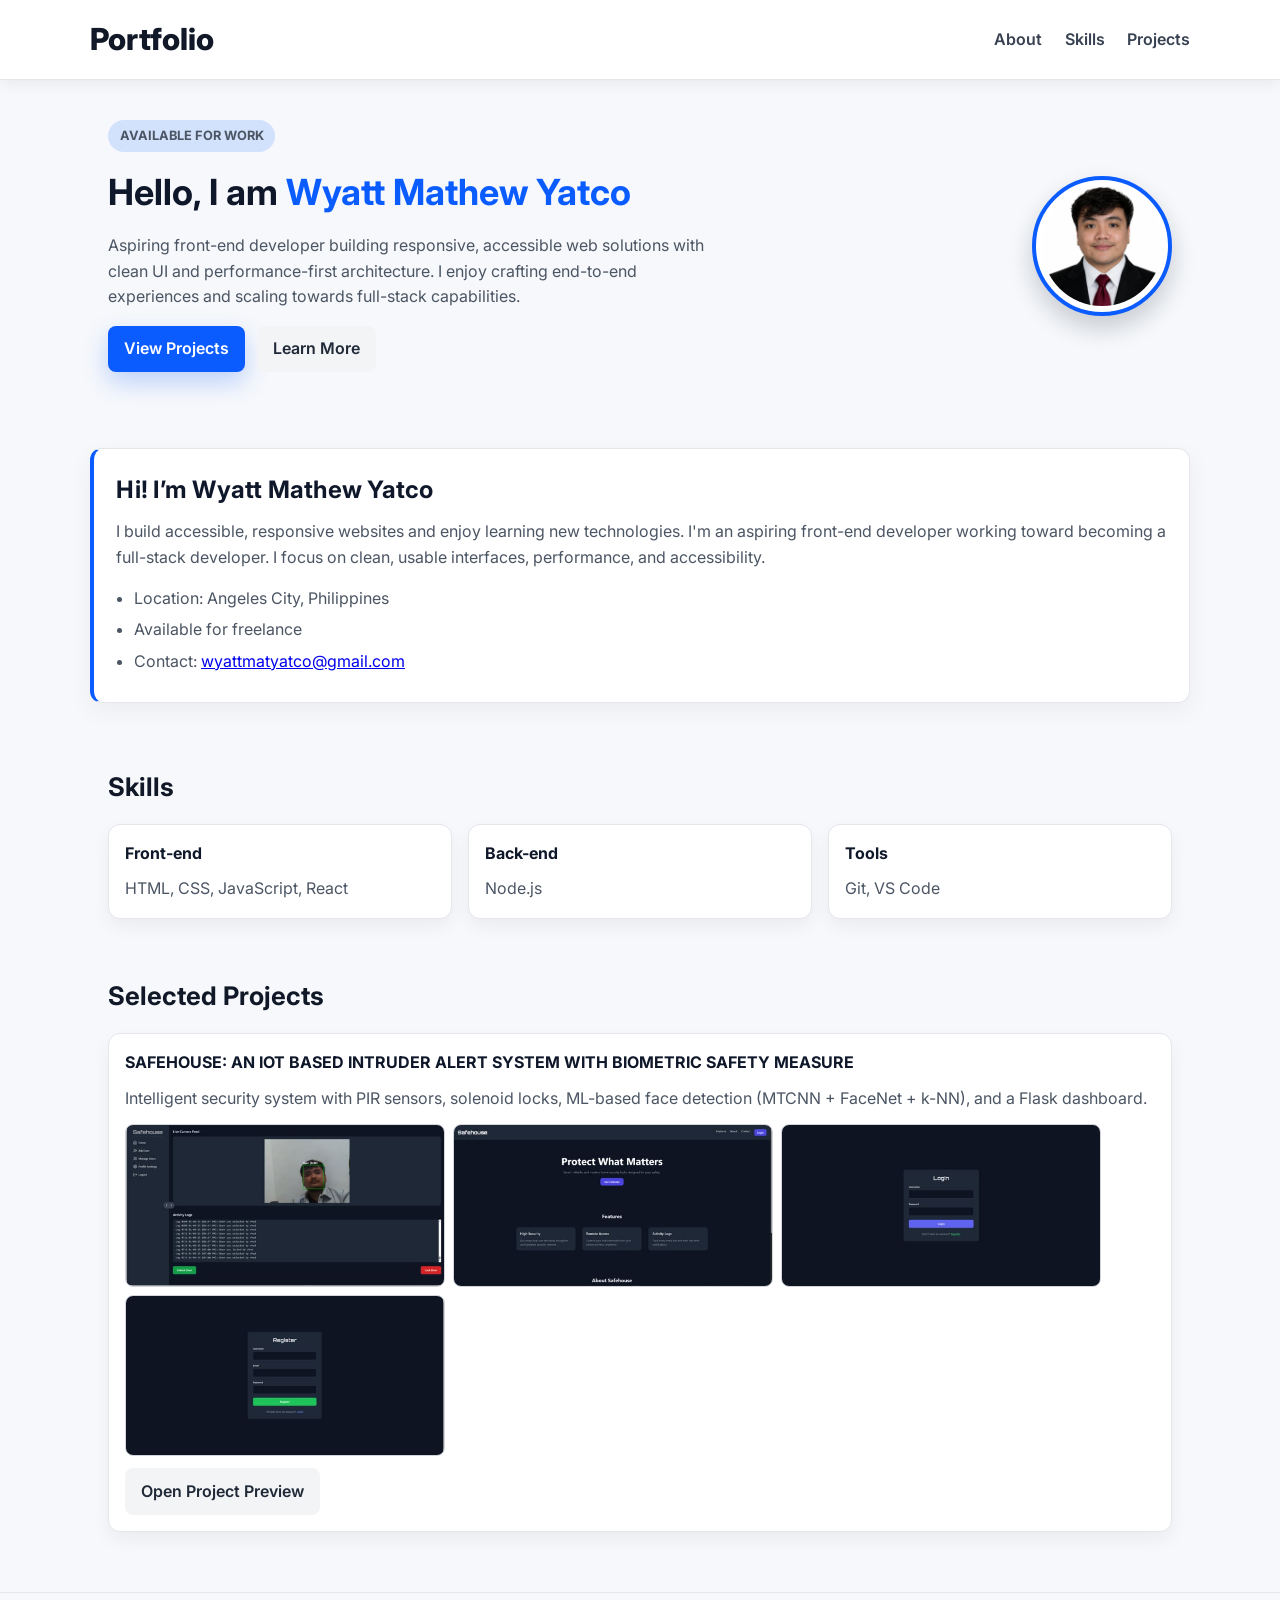
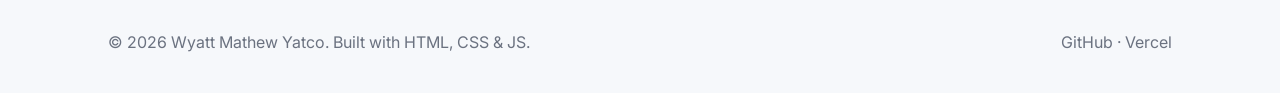
<file: index.html>
﻿<!doctype html>
<html lang="en">
<head>
  <meta charset="utf-8" />
  <meta name="viewport" content="width=device-width, initial-scale=1" />
  <title>Wyatt Mathew Yatco — Portfolio</title>
  <link href="https://fonts.googleapis.com/css2?family=Inter:wght@300;400;500;600;700;800&family=Poppins:wght@600;700&display=swap" rel="stylesheet">
  <link rel="stylesheet" href="styles.css">
</head>
<body>
  <header class="site-header">
    <div class="container nav-container">
      <h1 class="logo">Portfolio</h1>
      <nav class="main-nav">
        <a href="#about">About</a>
        <a href="#skills">Skills</a>
        <a href="#projects">Projects</a>
      </nav>
    </div>
  </header>

  <main>
    <section class="hero" id="home">
      <div class="container hero-grid">
        <div class="hero-text">
          <p class="hero-tag">AVAILABLE FOR WORK</p>
          <h2>Hello, I am <span class="accent">Wyatt Mathew Yatco</span></h2>
          <p>Aspiring front-end developer building responsive, accessible web solutions with clean UI and performance-first architecture. I enjoy crafting end-to-end experiences and scaling towards full-stack capabilities.</p>
          <div class="hero-actions">
            <a class="btn btn-primary" href="#projects">View Projects</a>
            <a class="btn btn-secondary" href="#about">Learn More</a>
          </div>
        </div>

        <div class="hero-profile">
          <div class="profile-ring">
            <img class="profile-img" src="assets/1x1.png" alt="Wyatt Mathew Yatco" />
          </div>
        </div>
      </div>
    </section>

    <section id="about" class="about">
      <div class="container about-card">
        <h2>Hi! I’m Wyatt Mathew Yatco</h2>
        <p class="lead">I build accessible, responsive websites and enjoy learning new technologies. I'm an aspiring front-end developer working toward becoming a full-stack developer. I focus on clean, usable interfaces, performance, and accessibility.</p>
        <ul>
          <li>Location: Angeles City, Philippines</li>
          <li>Available for freelance</li>
          <li>Contact: <a href="mailto:wyattmatyatco@gmail.com">wyattmatyatco@gmail.com</a></li>
        </ul>
      </div>
    </section>

    <section id="skills" class="skills">
      <div class="container">
        <h3>Skills</h3>
        <div class="skills-grid">
          <article class="skill-card"><h4>Front-end</h4><p>HTML, CSS, JavaScript, React</p></article>
          <article class="skill-card"><h4>Back-end</h4><p>Node.js</p></article>
          <article class="skill-card"><h4>Tools</h4><p>Git, VS Code</p></article>
        </div>
      </div>
    </section>

    <section id="projects" class="projects">
      <div class="container">
        <h3>Selected Projects</h3>
        <div id="projects-grid" class="projects-grid"></div>
      </div>
    </section>

  </main>

  <footer class="site-footer">
    <div class="container footer-container">
      <p>&copy; <span id="year"></span> Wyatt Mathew Yatco. Built with HTML, CSS & JS.</p>
      <p><a href="https://github.com/" target="_blank" rel="noreferrer">GitHub</a> · <a href="https://vercel.com/" target="_blank" rel="noreferrer">Vercel</a></p>
    </div>
  </footer>

  <script src="script.js"></script>
</body>
</html>
</file>
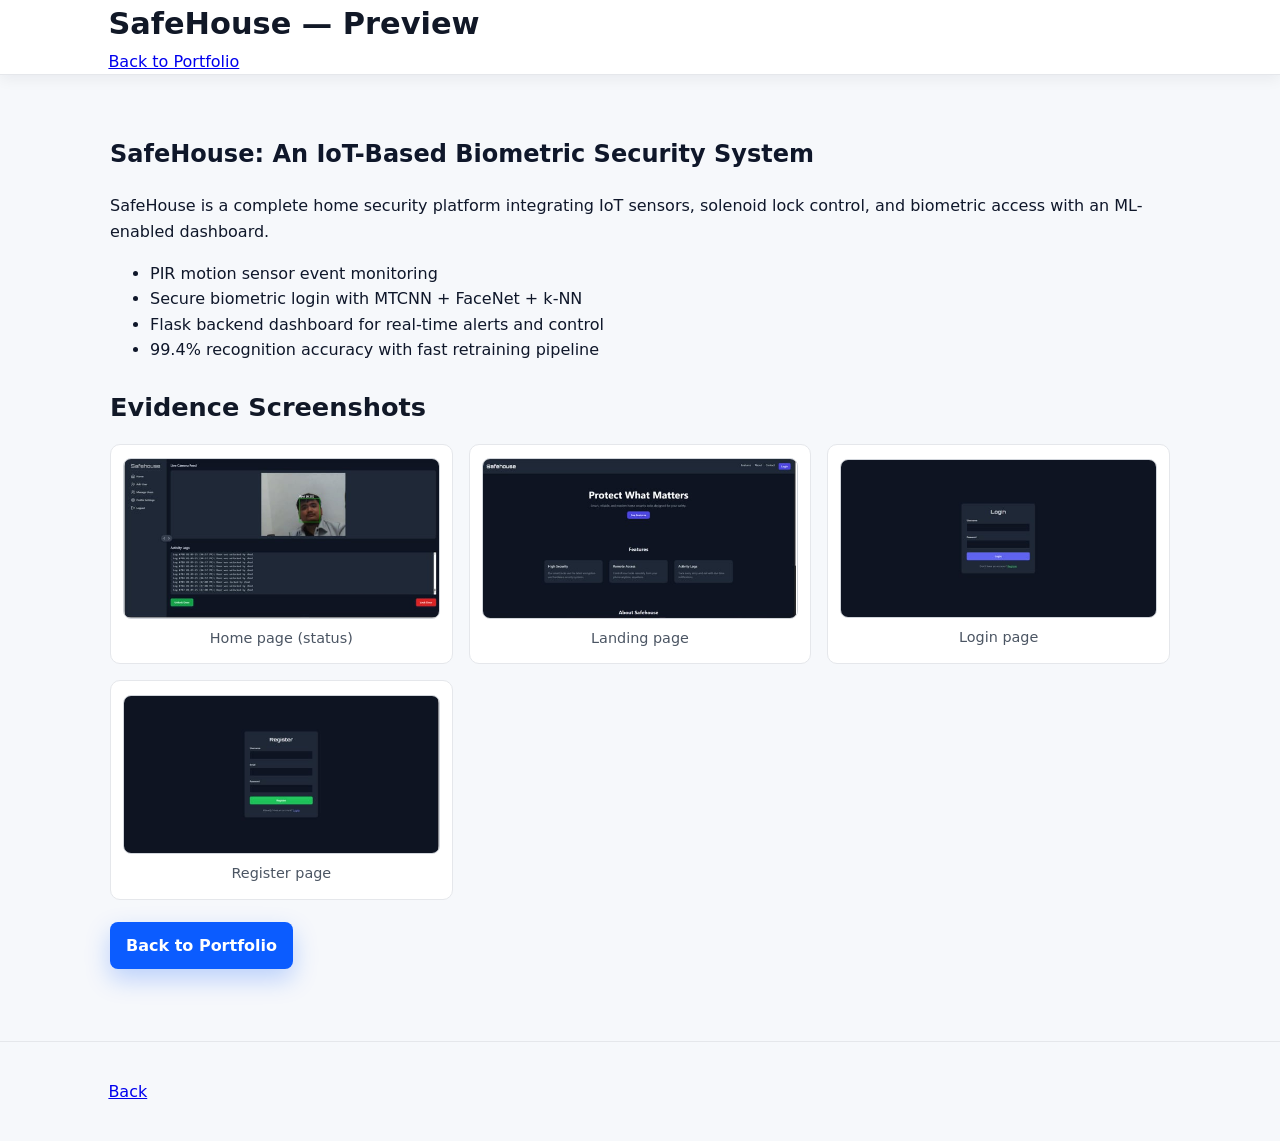
<file: safehouse/index.html>
<!doctype html>
<html lang="en">
<head>
  <meta charset="utf-8" />
  <meta name="viewport" content="width=device-width,initial-scale=1" />
  <title>SafeHouse — Preview</title>
  <link rel="stylesheet" href="../styles.css">
</head>
<body>
  <header class="site-header">
    <div class="container">
      <h1 class="logo">SafeHouse — Preview</h1>
      <nav>
        <a href="../index.html">Back to Portfolio</a>
      </nav>
    </div>
  </header>

  <main>
    <section class="container" style="padding:2.5rem 1.25rem">
      <div class="preview-hero">
        <h2>SafeHouse: An IoT-Based Biometric Security System</h2>
        <p>SafeHouse is a complete home security platform integrating IoT sensors, solenoid lock control, and biometric access with an ML-enabled dashboard.</p>
        <ul>
          <li>PIR motion sensor event monitoring</li>
          <li>Secure biometric login with MTCNN + FaceNet + k-NN</li>
          <li>Flask backend dashboard for real-time alerts and control</li>
          <li>99.4% recognition accuracy with fast retraining pipeline</li>
        </ul>
      </div>

      <h3 style="margin-top:1.5rem">Evidence Screenshots</h3>
      <div class="safehouse-gallery">
        <div class="thumb-panel"><img src="../assets/HomePage.png" alt="Homepage" class="safehouse-thumb"><p>Home page (status)</p></div>
        <div class="thumb-panel"><img src="../assets/LandingPage.png" alt="Landing Page" class="safehouse-thumb"><p>Landing page</p></div>
        <div class="thumb-panel"><img src="../assets/LoginPage.png" alt="Login Page" class="safehouse-thumb"><p>Login page</p></div>
        <div class="thumb-panel"><img src="../assets/RegisterPage.png" alt="Register Page" class="safehouse-thumb"><p>Register page</p></div>
      </div>

      <div style="margin-top:1.4rem;">
        <a class="btn btn-primary" href="../index.html">Back to Portfolio</a>
      </div>
    </section>
  </main>

  <footer class="site-footer">
    <div class="container">
      <p><a href="../index.html">Back</a></p>
    </div>
  </footer>
</body>
</html>
</file>
<file: styles.css>
﻿:root {
  --bg: #f6f8fb;
  --card: #ffffff;
  --text: #0f172a;
  --muted: #6b7280;
  --accent: #0b5cff;
  --accent-soft: rgba(11,92,255,0.15);
}
* {box-sizing: border-box;}
body {margin:0; font-family: Inter, system-ui, -apple-system, Segoe UI, Roboto, sans-serif; background: var(--bg); color: var(--text); line-height: 1.6;}
.container {max-width: 1100px; margin: 0 auto; padding: 0 1.15rem;}
.site-header {position:sticky; top:0; z-index:100; background:#fff; border-bottom:1px solid #e5e7eb; box-shadow:0 4px 14px rgba(15,23,42,0.06);}
.nav-container {display:flex; align-items:center; justify-content:space-between; padding:0.95rem 0;}
.logo {margin:0; font-size:1.9rem; font-weight:800; color:#111827;}
.main-nav a {margin-left:1.15rem; text-decoration:none; color:#374151; font-weight:600; transition: color 0.2s ease, transform 0.2s ease;}
.main-nav a:hover {color:var(--accent); transform: translateY(-1px);}
.hero {padding:2.5rem 0;}
.hero-grid {display:grid; grid-template-columns:1fr 280px; gap:1.75rem; align-items:center;}
.hero-tag {display:inline-block; background:var(--accent-soft); color:var(--accent); font-size:0.8rem; font-weight:700; padding:0.35rem 0.7rem; border-radius:999px;}
.hero h2 {font-size:2.25rem; margin:0.75rem 0 0.75rem; transition: color 0.2s ease;}
.accent {color:var(--accent);}
.hero p {max-width:620px; color:#4b5563; margin:0;}
.hero-actions {margin-top:1rem; display:flex; gap:0.75rem;}
.btn {display:inline-block; text-decoration:none; border-radius:8px; font-weight:600; padding:0.65rem 1rem; transition: transform 0.2s ease, box-shadow 0.2s ease, filter 0.2s ease;}
.btn-primary {background:var(--accent); color:#fff; box-shadow:0 10px 24px rgba(11,92,255,0.25);}
.btn-secondary {background:#f3f4f6; color:#1f2937;}
.btn:hover {transform: translateY(-1px); box-shadow:0 12px 26px rgba(15,23,42,0.22); filter:brightness(1.03);}
.hero-profile {justify-self:end;}
.profile-ring {width:140px; height:140px; border-radius:50%; border:4px solid var(--accent); display:flex; align-items:center; justify-content:center; box-shadow:0 12px 24px rgba(15,23,42,0.2); background:#fff;}
.profile-img {width:120px; height:120px; border-radius:50%; object-fit:cover; transition: transform 0.25s ease, box-shadow 0.25s ease;}
.profile-img:hover {transform: scale(1.03); box-shadow:0 16px 28px rgba(15,23,42,0.25);}
.about {padding:2.2rem 0;}
.about-card {background:#fff; border:1px solid #e5e7eb; border-left:4px solid var(--accent); border-radius:12px; padding:1.4rem; box-shadow:0 8px 24px rgba(15,23,42,0.05);}
.about-card h2 {margin:0 0 0.6rem; letter-spacing:0.01em;}
.about-card .lead {margin:0 0 1rem; color:#4b5563;}
.about-card ul {margin:0; padding-left:1.1rem; color:#4b5563;}
.about-card ul li {margin-bottom:0.35rem;}
.skills, .projects {padding:1.8rem 0;}
section h3 {margin:0 0 1rem; font-size:1.6rem; color:#111827;}
.skills-grid, .projects-grid {display:grid; grid-template-columns:repeat(auto-fit,minmax(220px,1fr)); gap:1rem;}
.skill-card, .project-card {background:#fff; border:1px solid #e5e7eb; border-radius:12px; padding:1rem; box-shadow:0 8px 18px rgba(15,23,42,0.05);}
.skill-card h4, .project-card h4 {margin:0 0 0.6rem;}
.skill-card p, .project-card p {margin:0; color:#4b5563;}
.project-card, .skill-card {transition: transform 0.24s ease, box-shadow 0.24s ease, border-color 0.24s ease;}
.project-card:hover, .skill-card:hover {transform:translateY(-3px); box-shadow:0 14px 28px rgba(15,23,42,0.16); border-color:#cbd5e1;}
.project-card .evidence-row {display:flex; gap:0.5rem; flex-wrap:wrap; margin-top:0.8rem;}
.evidence-thumb, .safehouse-thumb {width:100%; max-width:320px; height:auto; object-fit:cover; border-radius:8px; border:1px solid #d1d5db; cursor:default; transition: transform 0.2s ease, filter 0.2s ease, box-shadow 0.2s ease;}
.evidence-thumb:hover, .safehouse-thumb:hover {transform:scale(1.02); filter:brightness(1.05); box-shadow:0 10px 22px rgba(15,23,42,0.18);}
.project-card .preview-button {margin-top:0.8rem;}
.project-preview {padding:1.8rem 0; margin-top:1rem;}
.project-preview .preview-card {background:#fff; border:1px solid #e5e7eb; border-radius:12px; padding:1rem; box-shadow:0 8px 18px rgba(15,23,42,0.06);}
.project-preview .preview-card h4 {margin:0 0 0.5rem;}
.project-preview .preview-card p {color:#4b5563;}
.project-preview .preview-images {display:grid; grid-template-columns:repeat(auto-fit,minmax(220px,1fr)); gap:0.75rem; margin-top:1rem;}
.project-preview .preview-images img {width:100%; min-height:220px; object-fit:cover; border-radius:8px; border:1px solid #d1d5db;}
.safehouse-gallery {display:grid; grid-template-columns:repeat(auto-fit,minmax(260px,1fr)); gap:1rem; margin-top:1rem;}
.thumb-panel{background:#fff; border:1px solid #e5e7eb; border-radius:10px; padding:.75rem; display:flex;flex-direction:column; align-items:center; justify-content:center; min-height:220px; transition: transform 0.2s ease, box-shadow 0.2s ease;}
.thumb-panel:hover {transform:translateY(-3px); box-shadow:0 10px 24px rgba(15,23,42,0.14);}
.thumb-panel p{margin:.5rem 0 0;font-size:.9rem;color:#4b5563;}
.site-footer {padding:1.3rem 0; border-top:1px solid #e5e7eb; margin-top:2rem; }

.footer-container {display:flex; justify-content:space-between; flex-wrap:wrap; gap:0.5rem; color:#6b7280;}
.footer-container a {color:#6b7280; text-decoration:none;}
@media (max-width:900px) {.hero-grid {grid-template-columns:1fr;} .hero-profile {justify-self:center;} .hero h2{font-size:2rem;} .container {padding:0 0.95rem;}}
@media (max-width:620px) {.nav-container{flex-direction:column; align-items:flex-start;} .main-nav{margin-top:0.5rem;} .hero h2{font-size:1.75rem;} .profile-ring{width:120px;height:120px;} .profile-img{width:102px;height:102px;}}
</file>
